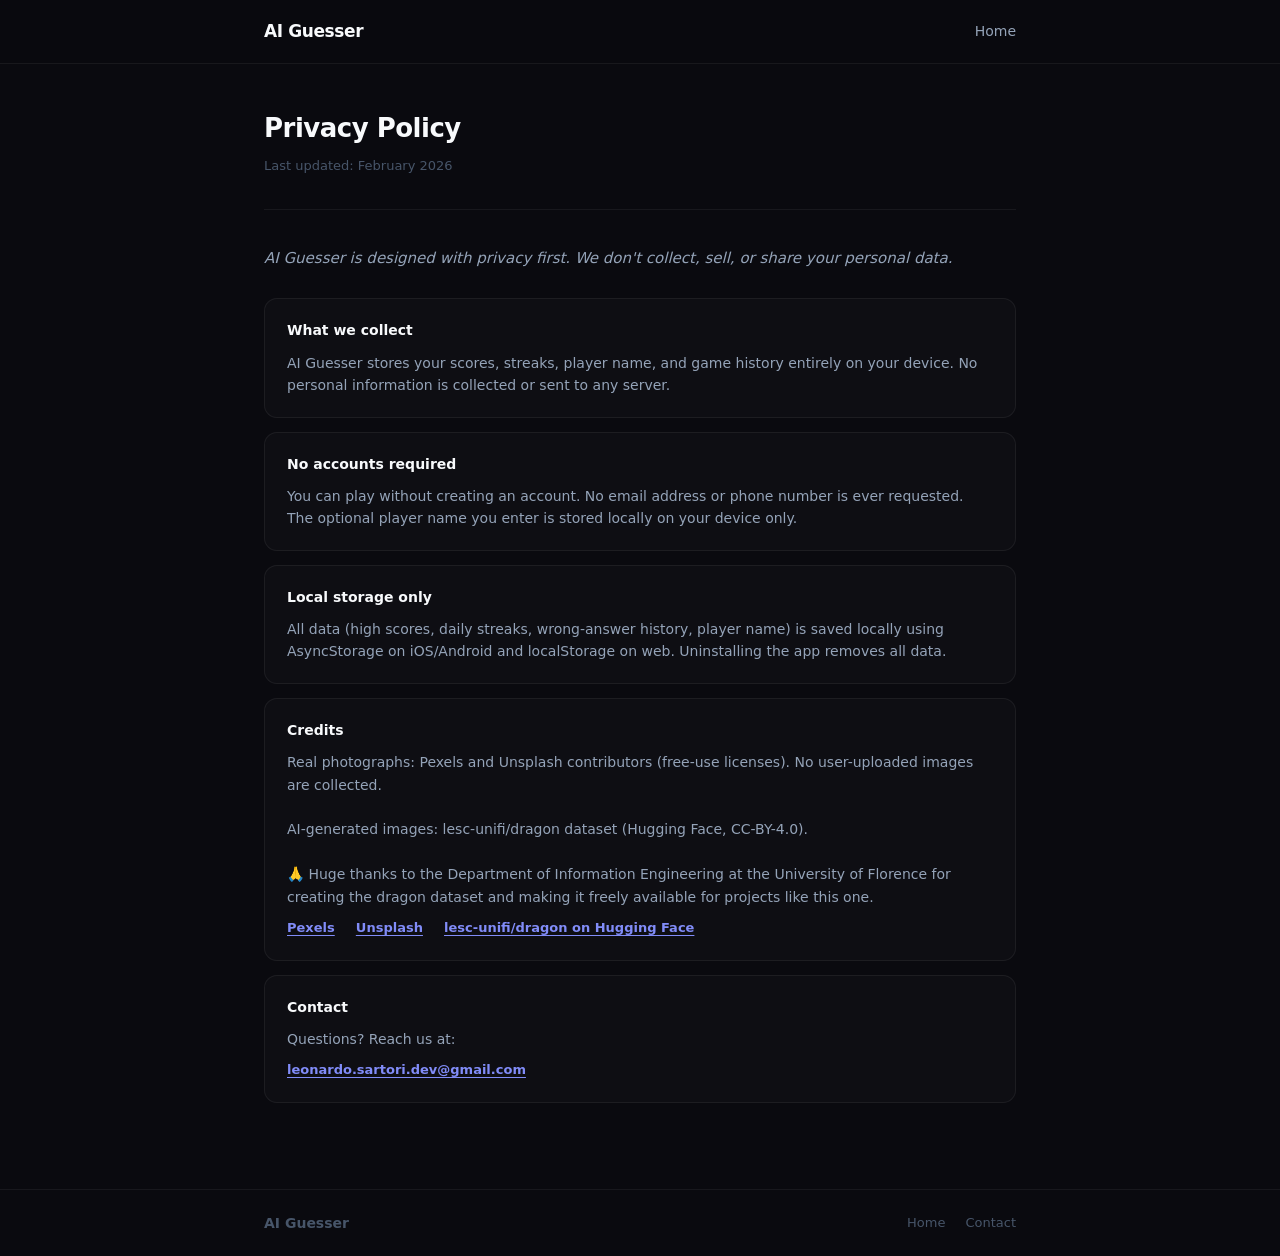
<file: privacy.html>
<!DOCTYPE html>
<html lang="en">
<head>
  <meta charset="UTF-8" />
  <meta name="viewport" content="width=device-width, initial-scale=1.0" />
  <title>Privacy Policy — AI Guesser</title>
  <meta name="description" content="AI Guesser privacy policy. No personal data is collected or shared." />
  <link rel="icon" href="assets/favicon.png" type="image/png" />
  <link rel="stylesheet" href="style.css" />
</head>
<body>

  <header class="site-header">
    <nav class="nav">
      <a href="index.html" class="nav-logo" style="text-decoration:none;">AI Guesser</a>
      <a href="index.html" class="nav-link">Home</a>
    </nav>
  </header>

  <main>
    <div class="container">

      <div class="page-header">
        <h1 class="page-title">Privacy Policy</h1>
        <p class="page-updated">Last updated: February 2026</p>
      </div>

      <div class="privacy-content">

        <p class="page-intro">
          AI Guesser is designed with privacy first.
          We don't collect, sell, or share your personal data.
        </p>

        <div class="privacy-section">
          <h3>What we collect</h3>
          <p>AI Guesser stores your scores, streaks, player name, and game history entirely on your device. No personal information is collected or sent to any server.</p>
        </div>

        <div class="privacy-section">
          <h3>No accounts required</h3>
          <p>You can play without creating an account. No email address or phone number is ever requested. The optional player name you enter is stored locally on your device only.</p>
        </div>

        <div class="privacy-section">
          <h3>Local storage only</h3>
          <p>All data (high scores, daily streaks, wrong-answer history, player name) is saved locally using AsyncStorage on iOS/Android and localStorage on web. Uninstalling the app removes all data.</p>
        </div>

        <div class="privacy-section">
          <h3>Credits</h3>
          <p>Real photographs: Pexels and Unsplash contributors (free-use licenses). No user-uploaded images are collected.

AI-generated images: lesc-unifi/dragon dataset (Hugging Face, CC-BY-4.0).

🙏 Huge thanks to the Department of Information Engineering at the University of Florence for creating the dragon dataset and making it freely available for projects like this one.</p>
          <a href="https://www.pexels.com" target="_blank" rel="noopener">Pexels</a>
          <a href="https://unsplash.com" target="_blank" rel="noopener">Unsplash</a>
          <a href="https://huggingface.co/datasets/lesc-unifi/dragon" target="_blank" rel="noopener">lesc-unifi/dragon on Hugging Face</a>
        </div>

        <div class="privacy-section">
          <h3>Contact</h3>
          <p>Questions? Reach us at:</p>
          <a href="mailto:leonardo.sartori.dev@gmail.com">leonardo.sartori.dev@gmail.com</a>
        </div>

      </div>

    </div>
  </main>

  <footer class="site-footer">
    <div class="container footer-inner">
      <span class="footer-brand">AI Guesser</span>
      <div class="footer-links">
        <a href="index.html" class="footer-link">Home</a>
        <a href="mailto:leonardo.sartori.dev@gmail.com" class="footer-link">Contact</a>
      </div>
    </div>
  </footer>

</body>
</html>
</file>
<file: style.css>
*, *::before, *::after {
  box-sizing: border-box;
  margin: 0;
  padding: 0;
}

:root {
  --bg: #0a0a0f;
  --surface: rgba(255, 255, 255, 0.02);
  --border: rgba(255, 255, 255, 0.06);
  --text: #f8fafc;
  --text-muted: #94a3b8;
  --text-dim: #475569;
  --accent: #7c3aed;
  --accent-hover: #6d28d9;
  --accent-light: #818cf8;
}

html {
  scroll-behavior: smooth;
}

body {
  background: var(--bg);
  color: var(--text);
  font-family: -apple-system, BlinkMacSystemFont, 'Segoe UI', system-ui, sans-serif;
  line-height: 1.6;
  min-height: 100vh;
  -webkit-font-smoothing: antialiased;
}

/* ── Layout ── */
.container {
  max-width: 800px;
  margin: 0 auto;
  padding: 0 24px;
}

/* ── Header / Nav ── */
.site-header {
  border-bottom: 1px solid var(--border);
  padding: 18px 0;
  position: sticky;
  top: 0;
  background: rgba(10, 10, 15, 0.85);
  backdrop-filter: blur(12px);
  -webkit-backdrop-filter: blur(12px);
  z-index: 10;
}

.nav {
  max-width: 800px;
  margin: 0 auto;
  padding: 0 24px;
  display: flex;
  align-items: center;
  justify-content: space-between;
}

.nav-logo {
  font-weight: 900;
  font-size: 17px;
  color: var(--text);
  letter-spacing: -0.4px;
}

.nav-link {
  color: var(--text-muted);
  text-decoration: none;
  font-size: 14px;
  transition: color 0.2s;
}

.nav-link:hover {
  color: var(--text);
}

/* ── Hero ── */
.hero {
  padding: 88px 0 72px;
  text-align: center;
  position: relative;
  overflow: hidden;
}

/* Dark overlay — covers full hero so carousel shows behind text throughout */
.hero::before {
  content: '';
  position: absolute;
  inset: 0;
  z-index: 1;
  background:
    linear-gradient(to bottom,
      rgba(10, 10, 15, 0.90) 0%,
      rgba(10, 10, 15, 0.62) 18%,
      rgba(10, 10, 15, 0.62) 82%,
      rgba(10, 10, 15, 0.90) 100%
    );
  pointer-events: none;
}

.hero > .container {
  position: relative;
  z-index: 2;
}

/* ── Carousel background ── */
.carousel-bg {
  position: absolute;
  inset: 0;
  z-index: 0;
  display: flex;
  flex-direction: column;
  justify-content: center;
  gap: 12px;
  pointer-events: none;
  opacity: 0.50;
}

.carousel-track {
  display: flex;
  gap: 12px;
  width: max-content;
  will-change: transform;
}

.carousel-img {
  width: 220px;
  height: 155px;
  object-fit: cover;
  border-radius: 10px;
  flex-shrink: 0;
  display: block;
}

@keyframes scrollLeft {
  from { transform: translateX(0); }
  to   { transform: translateX(-50%); }
}

@keyframes scrollRight {
  from { transform: translateX(-50%); }
  to   { transform: translateX(0); }
}

.track-left  { animation: scrollLeft  152s linear infinite; }
.track-right { animation: scrollRight 120s linear infinite; }

@media (prefers-reduced-motion: reduce) {
  .carousel-track { animation: none; }
}

.badge {
  display: inline-block;
  background: rgba(124, 58, 237, 0.12);
  border: 1px solid rgba(124, 58, 237, 0.28);
  color: var(--accent-light);
  font-size: 11px;
  font-weight: 700;
  letter-spacing: 0.8px;
  text-transform: uppercase;
  padding: 5px 14px;
  border-radius: 20px;
  margin-bottom: 28px;
}

.hero-brand {
  font-size: clamp(48px, 8vw, 80px);
  font-weight: 900;
  letter-spacing: -3px;
  line-height: 1;
  color: var(--text);
  margin-bottom: 12px;
}

.hero-title {
  font-size: clamp(20px, 3vw, 30px);
  font-weight: 700;
  letter-spacing: -0.5px;
  line-height: 1.3;
  margin-bottom: 20px;
  color: var(--accent-light);
}

.accent {
  color: var(--accent-light);
}

.hero-sub {
  font-size: 17px;
  color: #cbd5e1;
  max-width: 400px;
  margin: 0 auto 40px;
  line-height: 1.65;
}

.cta-group {
  display: flex;
  gap: 14px;
  justify-content: center;
  align-items: center;
  flex-wrap: wrap;
}

/* ── Store badges ── */
.store-badge {
  display: inline-block;
  transition: transform 0.15s, opacity 0.2s;
  line-height: 0;
}

.store-badge:hover {
  transform: translateY(-2px);
  opacity: 0.88;
}

.store-badge img {
  /* Apple SVG is natively 40px tall — render at that exact height */
  height: 40px;
  width: auto;
  display: block;
}

/* Web button — same 40px visual height as the store badges */
.btn-web {
  display: inline-flex;
  align-items: center;
  gap: 8px;
  /* Use padding instead of height so flex content never overflows */
  padding: 0 18px;
  line-height: 40px;
  background: var(--accent);
  color: #fff;
  text-decoration: none;
  border-radius: 8px;
  font-weight: 700;
  font-size: 13px;
  letter-spacing: 0.2px;
  white-space: nowrap;
  transition: transform 0.15s, background 0.2s;
}

.btn-web:hover {
  background: var(--accent-hover);
  transform: translateY(-2px);
}

.btn-web svg {
  width: 16px;
  height: 16px;
  stroke-width: 2;
  flex-shrink: 0;
  /* vertically center the icon relative to the line-height */
  margin-top: -1px;
}

/* ── Divider ── */
.divider {
  height: 1px;
  background: var(--border);
  margin: 0 24px;
}

/* ── Features ── */
.features {
  padding: 72px 0 80px;
}

.features-grid {
  display: grid;
  grid-template-columns: repeat(2, 1fr);
  gap: 14px;
  justify-items: center;
}

.feature-card {
  background: rgba(255, 255, 255, 0.05);
  border: 1px solid rgba(255, 255, 255, 0.10);
  border-radius: 14px;
  padding: 24px;
  width: 100%;
  transition: border-color 0.2s, background 0.2s;
}

.feature-card:hover {
  background: rgba(255, 255, 255, 0.07);
  border-color: rgba(255, 255, 255, 0.15);
}

.feature-icon {
  display: block;
  margin-bottom: 16px;
  color: var(--accent-light);
}

.feature-icon svg {
  width: 22px;
  height: 22px;
  stroke-width: 1.75;
}

.feature-card h3 {
  font-size: 15px;
  font-weight: 800;
  color: var(--text);
  margin-bottom: 8px;
  letter-spacing: -0.2px;
}

.feature-card p {
  font-size: 14px;
  color: var(--text-muted);
  line-height: 1.6;
}

/* ── Footer ── */
.site-footer {
  border-top: 1px solid var(--border);
  padding: 22px 0;
}

.footer-inner {
  display: flex;
  align-items: center;
  justify-content: space-between;
  gap: 16px;
  flex-wrap: wrap;
}

.footer-brand {
  font-size: 14px;
  font-weight: 700;
  color: var(--text-dim);
}

.footer-links {
  display: flex;
  gap: 20px;
}

.footer-link {
  font-size: 13px;
  color: var(--text-dim);
  text-decoration: none;
  transition: color 0.2s;
}

.footer-link:hover {
  color: var(--text-muted);
}

/* ── Privacy page ── */
.page-header {
  padding: 44px 0 32px;
  border-bottom: 1px solid var(--border);
  margin-bottom: 36px;
}

.page-title {
  font-size: 26px;
  font-weight: 900;
  color: var(--text);
  letter-spacing: -0.5px;
  margin-bottom: 6px;
}

.page-updated {
  font-size: 13px;
  color: var(--text-dim);
}

.page-intro {
  font-size: 15px;
  color: var(--text-muted);
  font-style: italic;
  line-height: 1.65;
  margin-bottom: 28px;
}

.privacy-content {
  padding-bottom: 72px;
}

.privacy-section {
  background: var(--surface);
  border: 1px solid var(--border);
  border-radius: 13px;
  padding: 20px 22px;
  margin-bottom: 14px;
}

.privacy-section h3 {
  font-size: 14px;
  font-weight: 800;
  color: var(--text);
  margin-bottom: 10px;
}

.privacy-section p {
  font-size: 14px;
  color: var(--text-muted);
  line-height: 1.6;
  white-space: pre-line;
}

.privacy-section a {
  display: inline-block;
  color: var(--accent-light);
  font-size: 13px;
  font-weight: 600;
  text-decoration: underline;
  text-underline-offset: 3px;
  margin-top: 10px;
  margin-right: 16px;
  transition: opacity 0.2s;
}

.privacy-section a:hover {
  opacity: 0.75;
}

.back-link {
  display: inline-flex;
  align-items: center;
  gap: 6px;
  color: var(--text-muted);
  text-decoration: none;
  font-size: 14px;
  font-weight: 600;
  margin-bottom: 32px;
  transition: color 0.2s;
}

.back-link:hover {
  color: var(--text);
}

/* ── Responsive ── */
@media (max-width: 560px) {
  .hero {
    padding: 60px 0 52px;
  }

  .hero-title {
    letter-spacing: -1px;
  }

  .features {
    padding: 52px 0 60px;
  }

  .features-grid {
    grid-template-columns: 1fr;
  }

  .footer-inner {
    flex-direction: column;
    align-items: flex-start;
    gap: 12px;
  }
}
</file>
